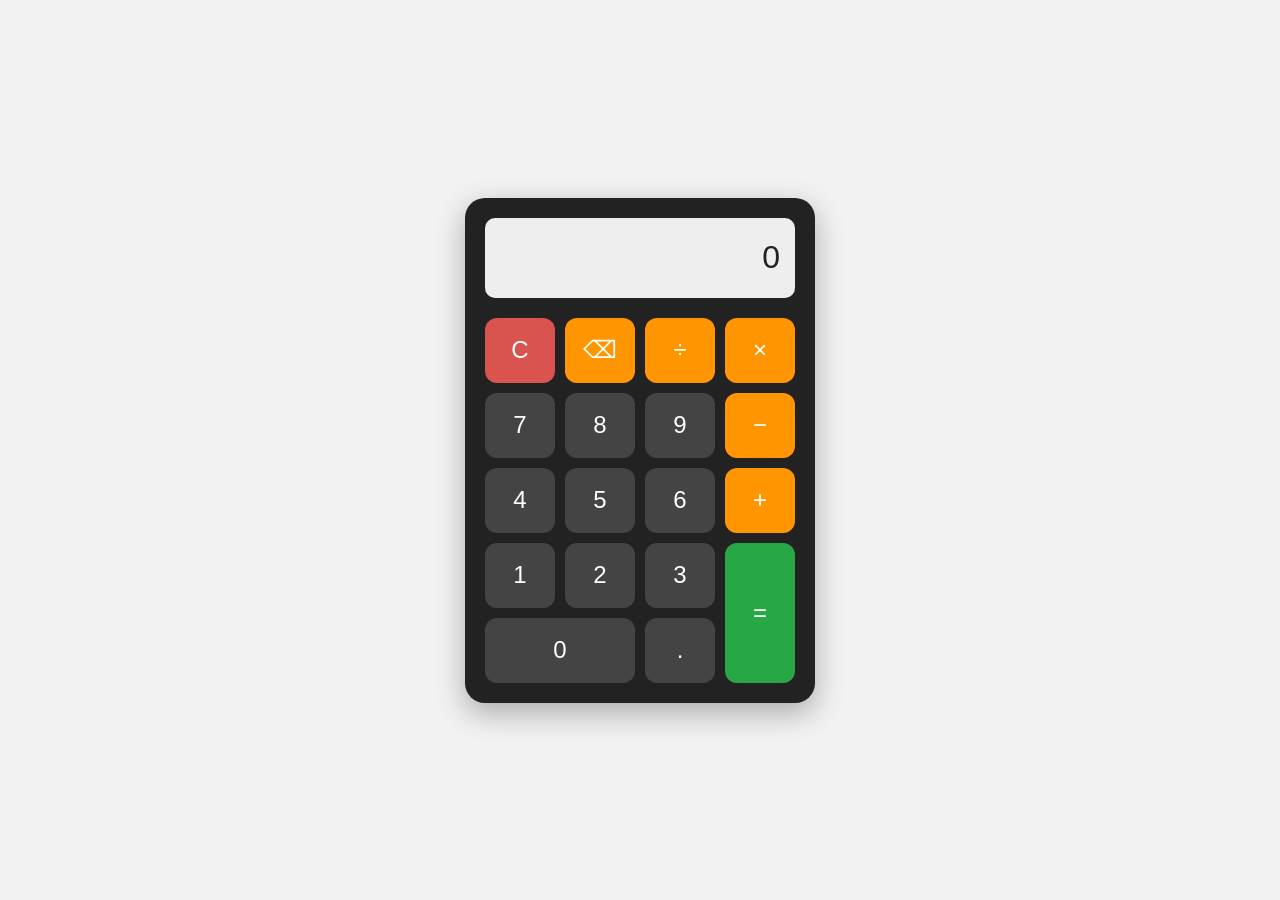
<file: WEBDEV-L2-CALCULATOR/index.html>
<!DOCTYPE html>
<html lang="en">
<head>
    <meta charset="UTF-8">
    <meta name="viewport" content="width=device-width, initial-scale=1.0">
    <title>Calculator</title>
    <link rel="stylesheet" href="style.css">
</head>

<body>

    <div class="calculator">

        <div class="display">
            <input type="text" id="display" value="0" readonly>
        </div>

        <div class="buttons">

            <button class="clear" id="clear">C</button>
            <button class="operator" id="backspace">⌫</button>
            <button class="operator" data-operator="/">÷</button>
            <button class="operator" data-operator="*">×</button>

            <button class="number" data-number="7">7</button>
            <button class="number" data-number="8">8</button>
            <button class="number" data-number="9">9</button>
            <button class="operator" data-operator="-">−</button>

            <button class="number" data-number="4">4</button>
            <button class="number" data-number="5">5</button>
            <button class="number" data-number="6">6</button>
            <button class="operator" data-operator="+">+</button>

            <button class="number" data-number="1">1</button>
            <button class="number" data-number="2">2</button>
            <button class="number" data-number="3">3</button>
            <button class="equals" id="equals">=</button>

            <button class="number zero" data-number="0">0</button>
            <button class="number" data-number=".">.</button>

        </div>
    </div>

    <script src="script.js"></script>
</body>
</html>
</file>
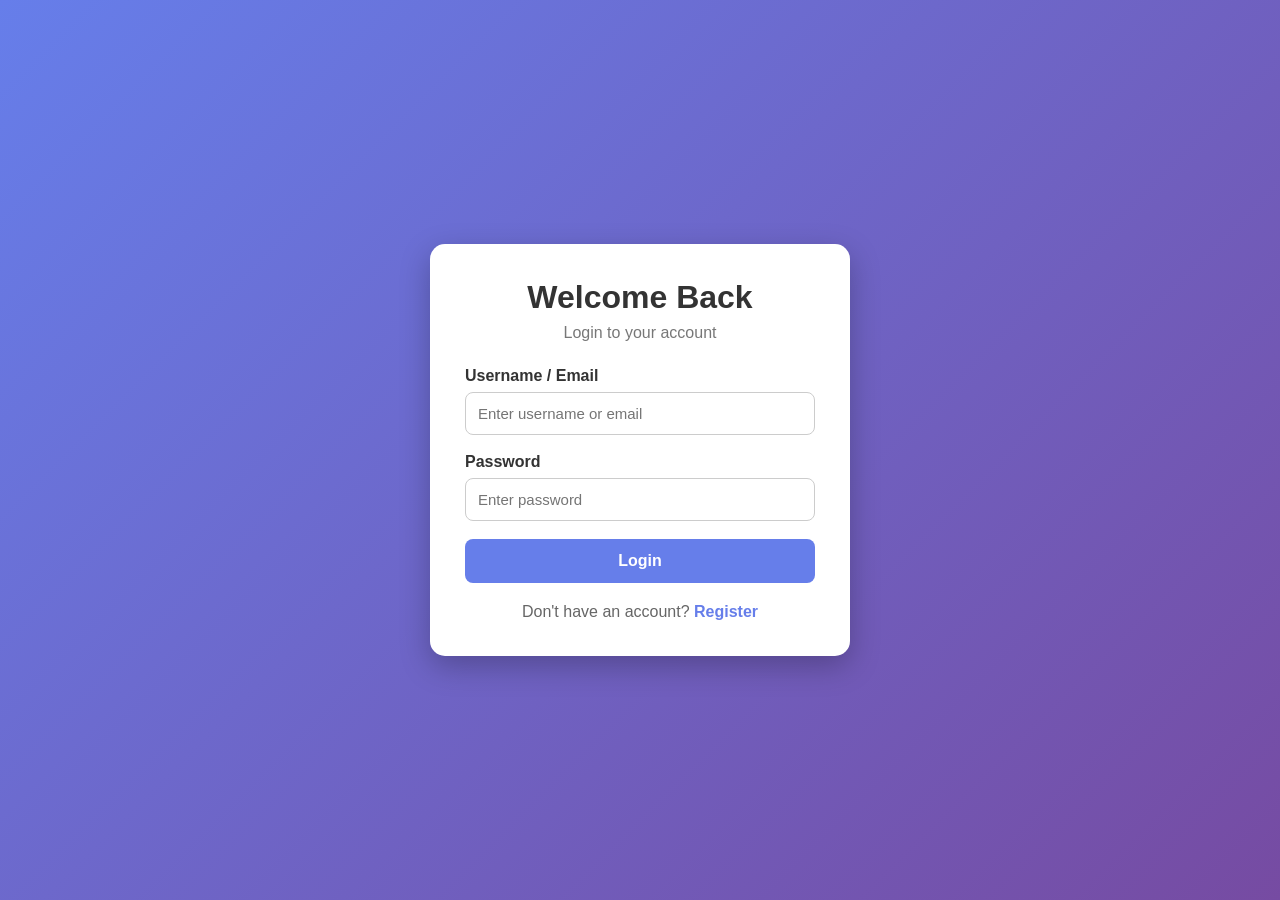
<file: WEBDEV-L2-LOGIN_AUTHENTICATION_SYSTEM/index.html>
<!DOCTYPE html>
<html lang="en">
<head>
    <meta charset="UTF-8">
    <meta name="viewport" content="width=device-width, initial-scale=1.0">
    <title>Login - Authentication System</title>
    <link rel="stylesheet" href="style.css">
</head>
<body>

    <div class="auth-container">
        <div class="auth-box">
            <h1>Welcome Back</h1>
            <p class="subtitle">Login to your account</p>

            <form id="loginForm">

                <div class="form-group">
                    <label for="loginUsername">Username / Email</label>
                    <input
                        type="text"
                        id="loginUsername"
                        placeholder="Enter username or email"
                    >
                </div>

                <div class="form-group">
                    <label for="loginPassword">Password</label>
                    <input
                        type="password"
                        id="loginPassword"
                        placeholder="Enter password"
                    >
                </div>

                <p id="loginError" class="error-message"></p>

                <button type="submit" class="btn">Login</button>
            </form>

            <p class="switch-page">
                Don't have an account?
                <a href="register.html">Register</a>
            </p>
        </div>
    </div>

    <script src="script.js"></script>
</body>
</html>
</file>
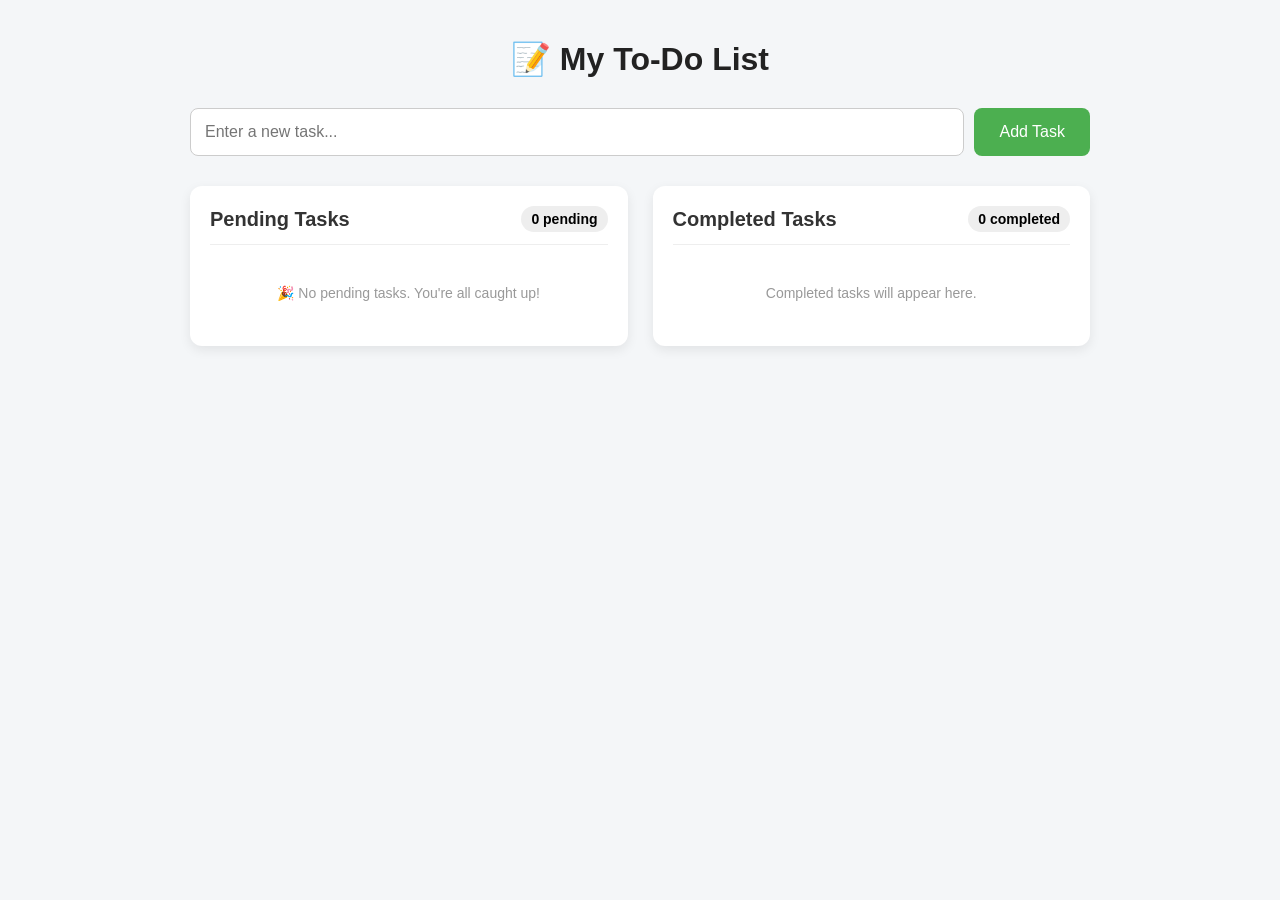
<file: WEBDEV-L2-TO_DO_WEB_APP/index.html>
<!DOCTYPE html>
<html lang="en">
<head>
    <meta charset="UTF-8">
    <meta name="viewport" content="width=device-width, initial-scale=1.0">
    <title>To-Do Web App</title>

    <style>
        * {
            margin: 0;
            padding: 0;
            box-sizing: border-box;
            font-family: Arial, sans-serif;
        }

        body {
            background: #f4f6f8;
            min-height: 100vh;
            padding: 40px 20px;
        }

        .container {
            max-width: 900px;
            margin: auto;
        }

        h1 {
            text-align: center;
            color: #222;
            margin-bottom: 30px;
        }

        /* Add Task Section */
        .add-task {
            display: flex;
            gap: 10px;
            margin-bottom: 30px;
        }

        .add-task input {
            flex: 1;
            padding: 14px;
            border: 1px solid #ccc;
            border-radius: 8px;
            font-size: 16px;
            outline: none;
        }

        .add-task input:focus {
            border-color: #4CAF50;
        }

        .add-task button {
            padding: 14px 25px;
            border: none;
            border-radius: 8px;
            background: #4CAF50;
            color: white;
            font-size: 16px;
            cursor: pointer;
        }

        .add-task button:hover {
            background: #43a047;
        }

        /* Lists */
        .lists {
            display: grid;
            grid-template-columns: 1fr 1fr;
            gap: 25px;
        }

        .task-section {
            background: white;
            padding: 20px;
            border-radius: 12px;
            box-shadow: 0 4px 12px rgba(0, 0, 0, 0.08);
        }

        .section-header {
            display: flex;
            justify-content: space-between;
            align-items: center;
            margin-bottom: 15px;
            padding-bottom: 12px;
            border-bottom: 1px solid #eee;
        }

        .section-header h2 {
            font-size: 20px;
            color: #333;
        }

        .count {
            background: #eee;
            padding: 5px 10px;
            border-radius: 20px;
            font-size: 14px;
            font-weight: bold;
        }

        /* Task */
        .task {
            display: flex;
            align-items: center;
            justify-content: space-between;
            gap: 10px;
            padding: 14px 0;
            border-bottom: 1px solid #eee;
        }

        .task:last-child {
            border-bottom: none;
        }

        .task-info {
            flex: 1;
        }

        .task-text {
            font-size: 16px;
            color: #333;
            word-break: break-word;
        }

        .completed .task-text {
            text-decoration: line-through;
            color: #999;
        }

        .timestamp {
            display: block;
            margin-top: 5px;
            font-size: 12px;
            color: #888;
        }

        /* Buttons */
        .task-buttons {
            display: flex;
            gap: 6px;
        }

        .task-buttons button {
            border: none;
            padding: 7px 10px;
            border-radius: 6px;
            cursor: pointer;
            font-size: 13px;
        }

        .complete-btn {
            background: #2196F3;
            color: white;
        }

        .complete-btn:hover {
            background: #1976D2;
        }

        .edit-btn {
            background: #ff9800;
            color: white;
        }

        .edit-btn:hover {
            background: #f57c00;
        }

        .delete-btn {
            background: #f44336;
            color: white;
        }

        .delete-btn:hover {
            background: #d32f2f;
        }

        /* Edit input */
        .edit-input {
            width: 100%;
            padding: 8px;
            border: 1px solid #aaa;
            border-radius: 5px;
            font-size: 15px;
        }

        /* Empty state */
        .empty-message {
            text-align: center;
            color: #999;
            padding: 25px 5px;
            font-size: 14px;
        }

        /* Responsive */
        @media (max-width: 700px) {
            .lists {
                grid-template-columns: 1fr;
            }

            .add-task {
                flex-direction: column;
            }

            .add-task button {
                width: 100%;
            }

            .task {
                align-items: flex-start;
                flex-direction: column;
            }

            .task-buttons {
                width: 100%;
            }

            .task-buttons button {
                flex: 1;
            }
        }
    </style>
</head>

<body>

<div class="container">

    <h1>📝 My To-Do List</h1>

    <!-- Add Task -->
    <div class="add-task">
        <input
            type="text"
            id="taskInput"
            placeholder="Enter a new task..."
        >

        <button onclick="addTask()">
            Add Task
        </button>
    </div>

    <!-- Task Lists -->
    <div class="lists">

        <!-- Pending Tasks -->
        <div class="task-section">

            <div class="section-header">
                <h2>Pending Tasks</h2>
                <span class="count" id="pendingCount">0 pending</span>
            </div>

            <div id="pendingTasks"></div>

        </div>

        <!-- Completed Tasks -->
        <div class="task-section">

            <div class="section-header">
                <h2>Completed Tasks</h2>
                <span class="count" id="completedCount">0 completed</span>
            </div>

            <div id="completedTasks"></div>

        </div>

    </div>

</div>


<script>

    // Load tasks from localStorage
    let tasks = JSON.parse(localStorage.getItem("tasks")) || [];


    // Save tasks to localStorage
    function saveTasks() {
        localStorage.setItem("tasks", JSON.stringify(tasks));
    }


    // Add new task
    function addTask() {

        const input = document.getElementById("taskInput");

        const taskText = input.value.trim();

        if (taskText === "") {
            alert("Please enter a task!");
            return;
        }

        const task = {
            id: Date.now(),
            text: taskText,
            completed: false,
            createdAt: new Date().toLocaleString(),
            completedAt: null
        };

        tasks.push(task);

        saveTasks();

        input.value = "";

        displayTasks();
    }


    // Display tasks
    function displayTasks() {

        const pendingContainer =
            document.getElementById("pendingTasks");

        const completedContainer =
            document.getElementById("completedTasks");

        pendingContainer.innerHTML = "";
        completedContainer.innerHTML = "";


        const pendingTasks =
            tasks.filter(task => !task.completed);

        const completedTasks =
            tasks.filter(task => task.completed);


        // Pending count
        document.getElementById("pendingCount").textContent =
            `${pendingTasks.length} pending`;


        // Completed count
        document.getElementById("completedCount").textContent =
            `${completedTasks.length} completed`;


        // Empty messages
        if (pendingTasks.length === 0) {

            pendingContainer.innerHTML = `
                <div class="empty-message">
                    🎉 No pending tasks. You're all caught up!
                </div>
            `;
        }


        if (completedTasks.length === 0) {

            completedContainer.innerHTML = `
                <div class="empty-message">
                    Completed tasks will appear here.
                </div>
            `;
        }


        // Display pending tasks
        pendingTasks.forEach(task => {

            pendingContainer.appendChild(
                createTaskElement(task)
            );

        });


        // Display completed tasks
        completedTasks.forEach(task => {

            completedContainer.appendChild(
                createTaskElement(task)
            );

        });

    }


    // Create task HTML element
    function createTaskElement(task) {

        const taskDiv = document.createElement("div");

        taskDiv.className =
            "task " + (task.completed ? "completed" : "");


        const completedTime = task.completedAt
            ? `<br>Completed: ${task.completedAt}`
            : "";


        taskDiv.innerHTML = `

            <div class="task-info">

                <div class="task-text">
                    ${escapeHTML(task.text)}
                </div>

                <span class="timestamp">
                    Added: ${task.createdAt}
                    ${completedTime}
                </span>

            </div>

            <div class="task-buttons">

                <button
                    class="complete-btn"
                    onclick="toggleComplete(${task.id})">
                    ${task.completed ? "Undo" : "Complete"}
                </button>

                <button
                    class="edit-btn"
                    onclick="editTask(${task.id})">
                    Edit
                </button>

                <button
                    class="delete-btn"
                    onclick="deleteTask(${task.id})">
                    Delete
                </button>

            </div>
        `;

        return taskDiv;
    }


    // Mark task complete / incomplete
    function toggleComplete(id) {

        const task = tasks.find(task => task.id === id);

        if (!task) return;

        task.completed = !task.completed;

        if (task.completed) {

            task.completedAt =
                new Date().toLocaleString();

        } else {

            task.completedAt = null;

        }

        saveTasks();

        displayTasks();
    }


    // Edit task
    function editTask(id) {

        const task = tasks.find(task => task.id === id);

        if (!task) return;


        const newText = prompt(
            "Edit your task:",
            task.text
        );


        if (newText === null) {
            return;
        }


        const updatedText = newText.trim();


        if (updatedText === "") {

            alert("Task cannot be empty!");

            return;
        }


        task.text = updatedText;

        saveTasks();

        displayTasks();
    }


    // Delete task
    function deleteTask(id) {

        const confirmDelete =
            confirm("Are you sure you want to delete this task?");


        if (!confirmDelete) {
            return;
        }


        tasks = tasks.filter(task => task.id !== id);

        saveTasks();

        displayTasks();
    }


    // Prevent HTML injection
    function escapeHTML(text) {

        const div = document.createElement("div");

        div.textContent = text;

        return div.innerHTML;
    }


    // Press Enter to add task
    document
        .getElementById("taskInput")
        .addEventListener("keydown", function(event) {

            if (event.key === "Enter") {

                addTask();

            }

        });


    // Display tasks when page loads
    displayTasks();

</script>

</body>
</html>
</file>
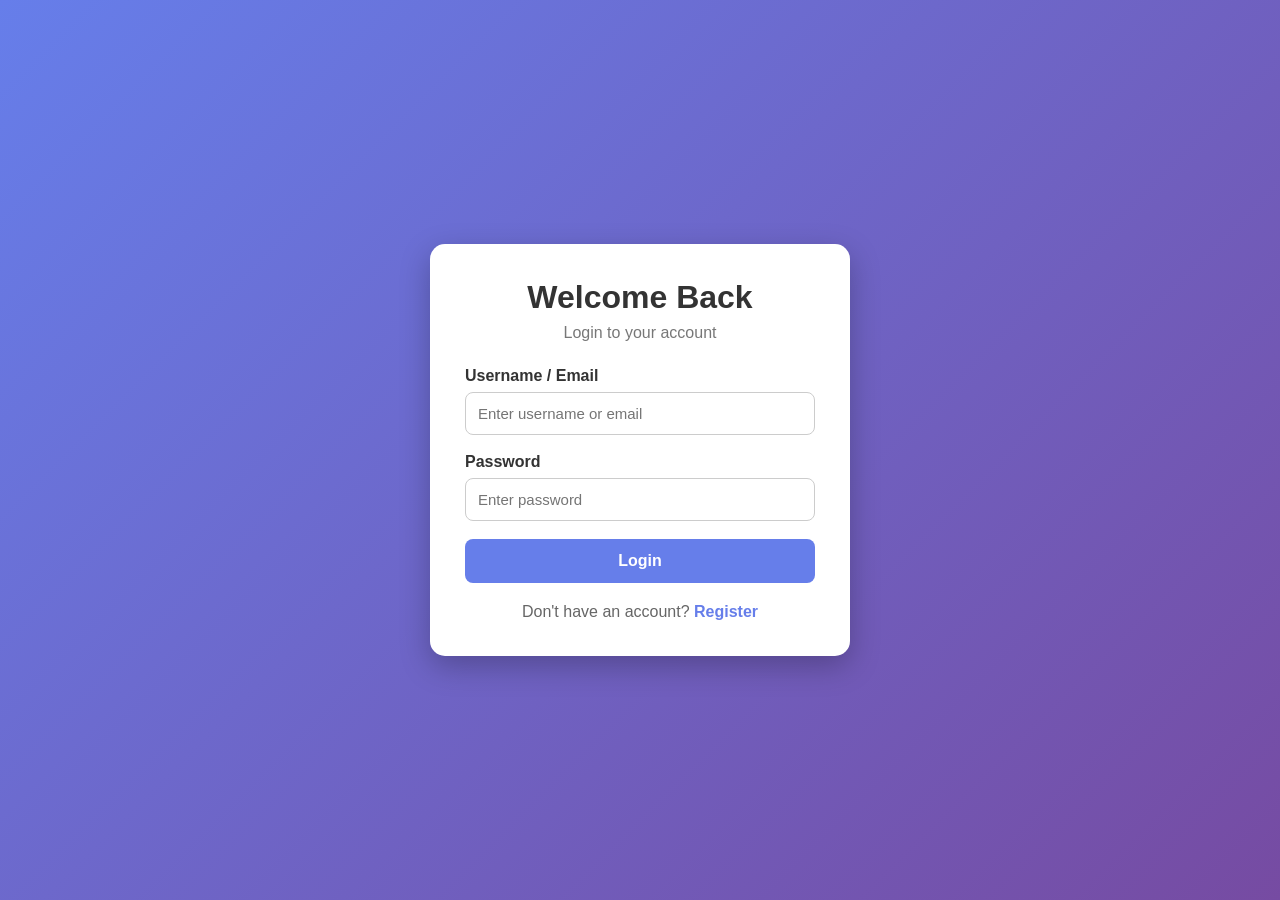
<file: WEBDEV-L2-LOGIN_AUTHENTICATION_SYSTEM/dashboard.html>
<!DOCTYPE html>
<html lang="en">
<head>
    <meta charset="UTF-8">
    <meta name="viewport" content="width=device-width, initial-scale=1.0">
    <title>Dashboard - Authentication System</title>
    <link rel="stylesheet" href="style.css">
</head>
<body>

    <div class="dashboard">
        <div class="dashboard-card">

            <h1>Welcome to Dashboard 🎉</h1>

            <p>
                You have successfully logged in.
            </p>

            <p id="userInfo" class="user-info"></p>

            <button id="logoutButton" class="btn logout">
                Logout
            </button>

        </div>
    </div>

    <script src="script.js"></script>
</body>
</html>
</file>
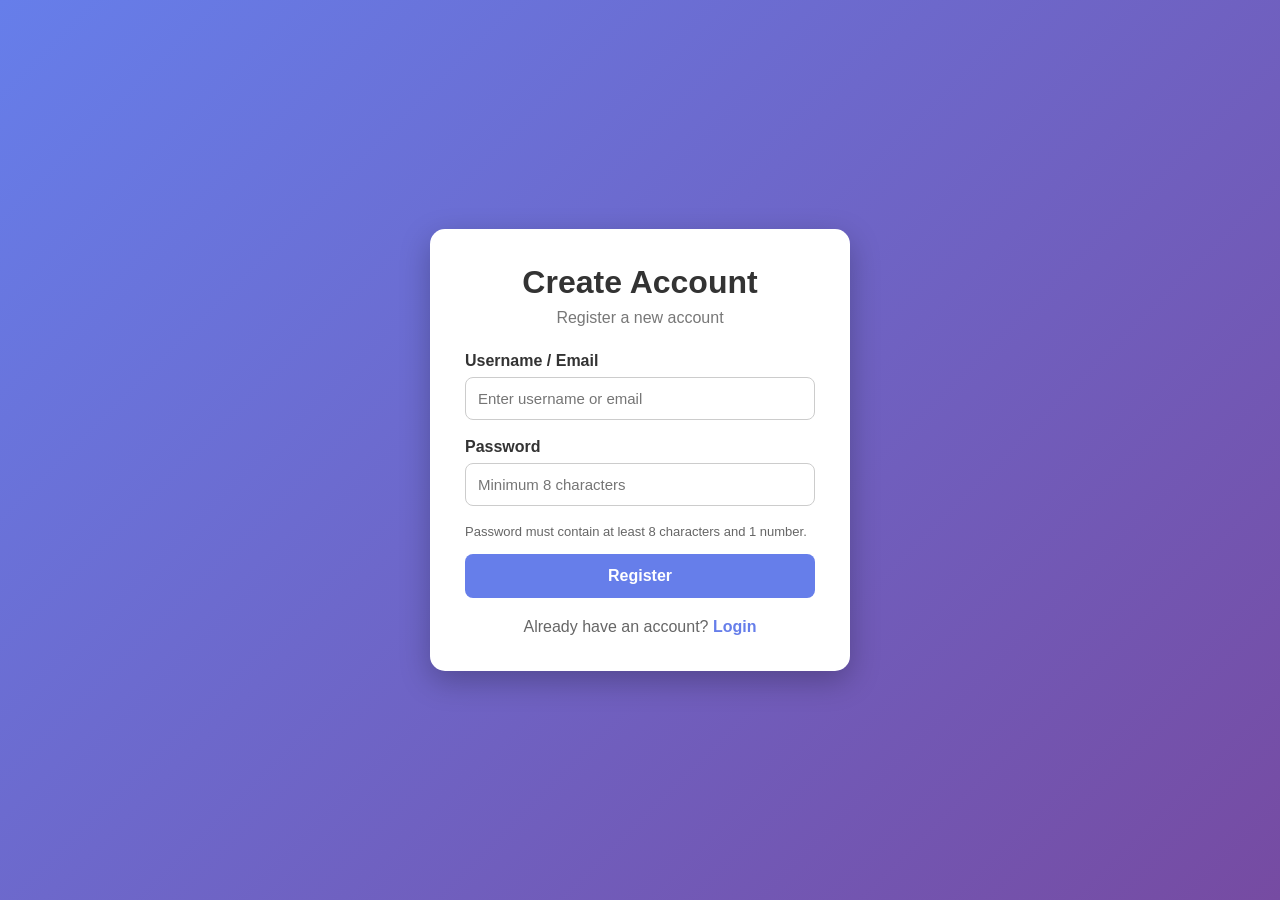
<file: WEBDEV-L2-LOGIN_AUTHENTICATION_SYSTEM/register.html>
<!DOCTYPE html>
<html lang="en">
<head>
    <meta charset="UTF-8">
    <meta name="viewport" content="width=device-width, initial-scale=1.0">
    <title>Register - Authentication System</title>
    <link rel="stylesheet" href="style.css">
</head>
<body>

    <div class="auth-container">
        <div class="auth-box">
            <h1>Create Account</h1>
            <p class="subtitle">Register a new account</p>

            <form id="registerForm">

                <div class="form-group">
                    <label for="registerUsername">Username / Email</label>
                    <input
                        type="text"
                        id="registerUsername"
                        placeholder="Enter username or email"
                    >
                </div>

                <div class="form-group">
                    <label for="registerPassword">Password</label>
                    <input
                        type="password"
                        id="registerPassword"
                        placeholder="Minimum 8 characters"
                    >
                </div>

                <p class="password-info">
                    Password must contain at least 8 characters and 1 number.
                </p>

                <p id="registerMessage" class="message"></p>

                <button type="submit" class="btn">Register</button>
            </form>

            <p class="switch-page">
                Already have an account?
                <a href="index.html">Login</a>
            </p>
        </div>
    </div>

    <script src="script.js"></script>
</body>
</html>
</file>
<file: WEBDEV-L2-CALCULATOR/style.css>
* {
    margin: 0;
    padding: 0;
    box-sizing: border-box;
}

body {
    min-height: 100vh;
    display: flex;
    justify-content: center;
    align-items: center;
    background: #f2f2f2;
    font-family: Arial, sans-serif;
}

.calculator {
    width: 350px;
    padding: 20px;
    border-radius: 20px;
    background: #222;
    box-shadow: 0 10px 30px rgba(0, 0, 0, 0.3);
}

.display {
    width: 100%;
    margin-bottom: 20px;
}

#display {
    width: 100%;
    height: 80px;
    padding: 10px 15px;
    border: none;
    border-radius: 10px;
    background: #eee;
    color: #222;
    font-size: 32px;
    text-align: right;
    outline: none;
}

.buttons {
    display: grid;
    grid-template-columns: repeat(4, 1fr);
    gap: 10px;
}

button {
    height: 65px;
    border: none;
    border-radius: 12px;
    font-size: 24px;
    cursor: pointer;
    transition: 0.2s;
}

button:hover {
    transform: scale(1.05);
}

button:active {
    transform: scale(0.95);
}

.number {
    background: #444;
    color: white;
}

.operator {
    background: #ff9500;
    color: white;
}

.clear {
    background: #d9534f;
    color: white;
}

.equals {
    background: #28a745;
    color: white;
    grid-row: span 2;
    height: 140px;
}

.zero {
    grid-column: span 2;
}

@media (max-width: 400px) {
    .calculator {
        width: 90%;
        padding: 15px;
    }

    button {
        height: 60px;
    }

    .equals {
        height: 130px;
    }
}
</file>
<file: WEBDEV-L2-LOGIN_AUTHENTICATION_SYSTEM/style.css>
* {
    margin: 0;
    padding: 0;
    box-sizing: border-box;
}

body {
    font-family: Arial, sans-serif;
    min-height: 100vh;
    background: linear-gradient(135deg, #667eea, #764ba2);
}

/* Authentication Pages */

.auth-container {
    min-height: 100vh;
    display: flex;
    justify-content: center;
    align-items: center;
    padding: 20px;
}

.auth-box {
    width: 100%;
    max-width: 420px;
    padding: 35px;
    background: white;
    border-radius: 15px;
    box-shadow: 0 10px 30px rgba(0, 0, 0, 0.25);
}

.auth-box h1 {
    text-align: center;
    margin-bottom: 8px;
    color: #333;
}

.subtitle {
    text-align: center;
    color: #777;
    margin-bottom: 25px;
}

.form-group {
    margin-bottom: 18px;
}

.form-group label {
    display: block;
    margin-bottom: 7px;
    font-weight: bold;
    color: #333;
}

.form-group input {
    width: 100%;
    padding: 12px;
    border: 1px solid #ccc;
    border-radius: 8px;
    font-size: 15px;
    outline: none;
}

.form-group input:focus {
    border-color: #667eea;
}

.password-info {
    font-size: 13px;
    color: #666;
    margin-bottom: 15px;
}

.btn {
    width: 100%;
    padding: 13px;
    border: none;
    border-radius: 8px;
    background: #667eea;
    color: white;
    font-size: 16px;
    font-weight: bold;
    cursor: pointer;
    transition: 0.2s;
}

.btn:hover {
    background: #5568d9;
}

.switch-page {
    text-align: center;
    margin-top: 20px;
    color: #666;
}

.switch-page a {
    color: #667eea;
    text-decoration: none;
    font-weight: bold;
}

.error-message {
    color: #dc3545;
    font-size: 14px;
    margin-bottom: 12px;
}

.message {
    font-size: 14px;
    margin-bottom: 12px;
}

/* Dashboard */

.dashboard {
    min-height: 100vh;
    display: flex;
    justify-content: center;
    align-items: center;
    padding: 20px;
}

.dashboard-card {
    width: 100%;
    max-width: 550px;
    background: white;
    padding: 45px;
    border-radius: 15px;
    text-align: center;
    box-shadow: 0 10px 30px rgba(0, 0, 0, 0.25);
}

.dashboard-card h1 {
    color: #333;
    margin-bottom: 15px;
}

.dashboard-card p {
    color: #666;
    margin-bottom: 15px;
}

.user-info {
    font-weight: bold;
    color: #667eea !important;
}

.logout {
    margin-top: 15px;
    background: #dc3545;
}

.logout:hover {
    background: #bb2d3b;
}

/* Responsive */

@media (max-width: 500px) {

    .auth-box,
    .dashboard-card {
        padding: 25px;
    }

    .auth-box h1,
    .dashboard-card h1 {
        font-size: 25px;
    }
}
</file>
